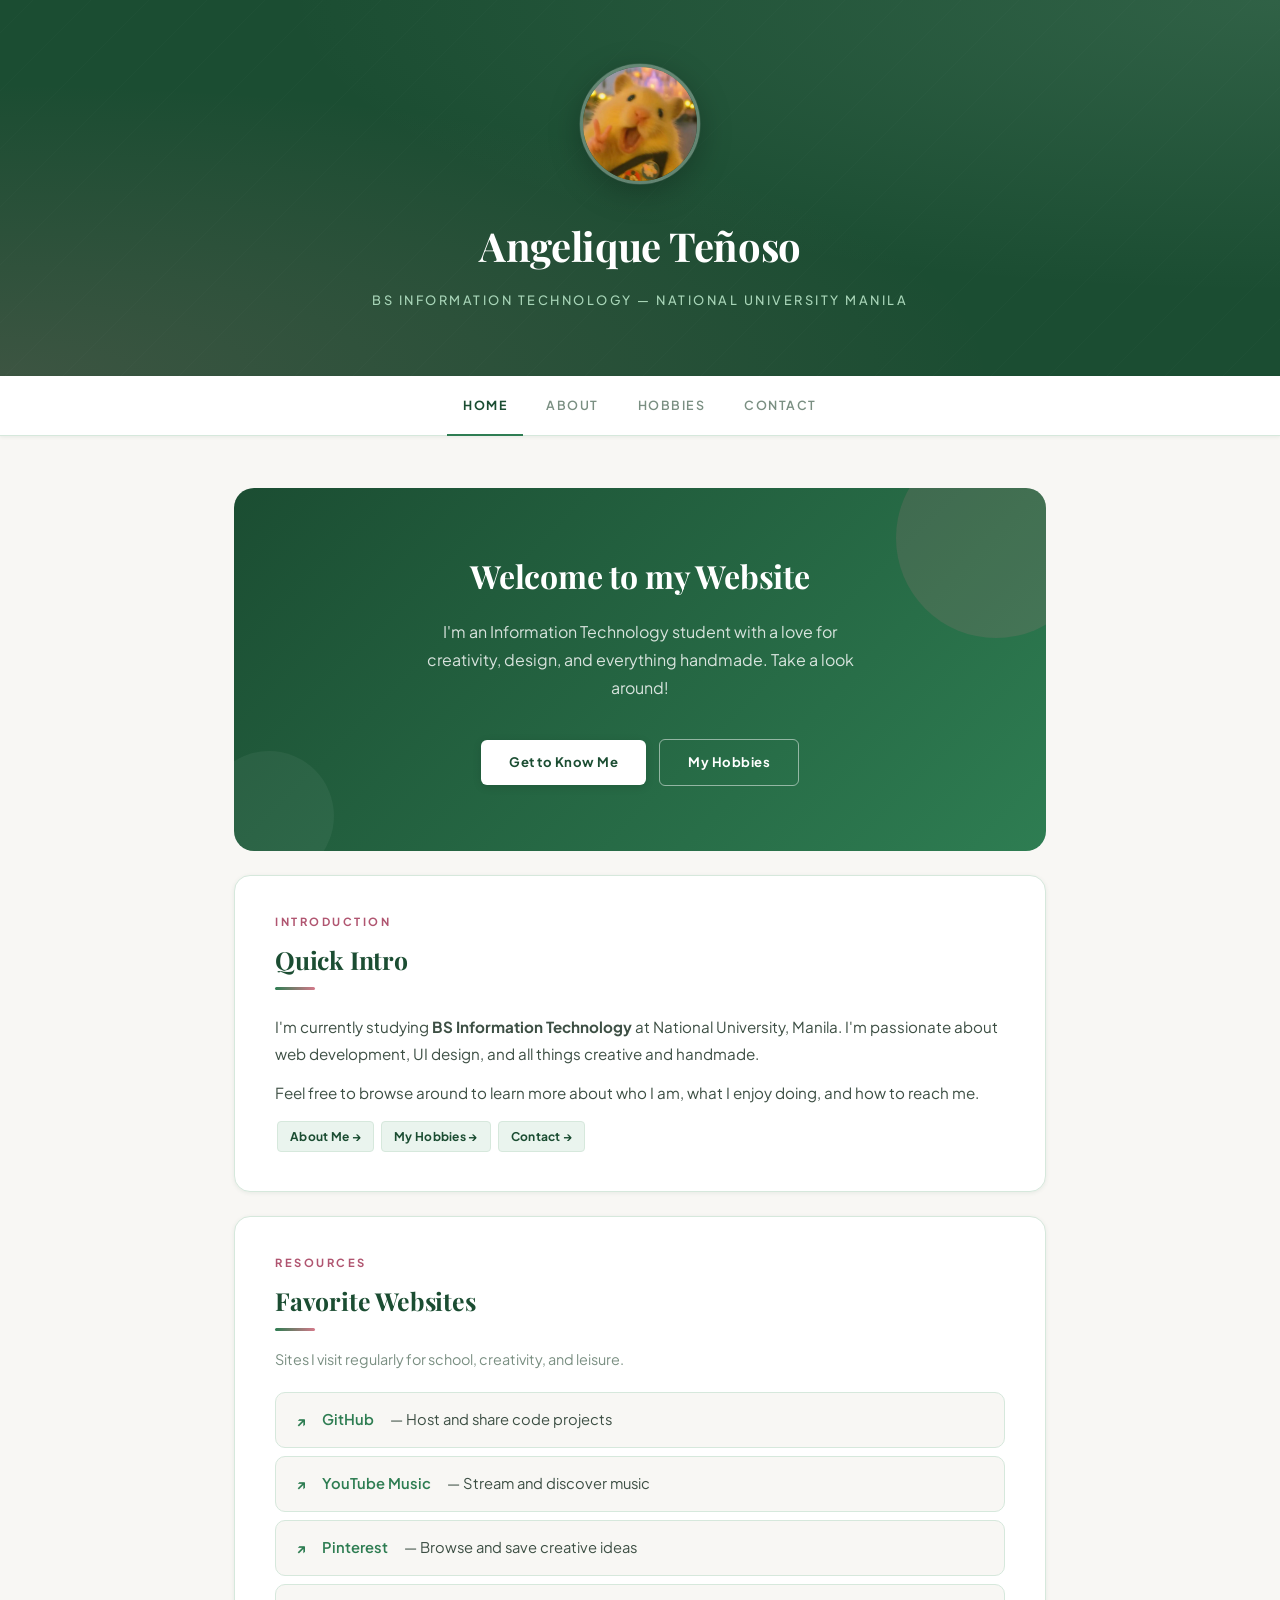
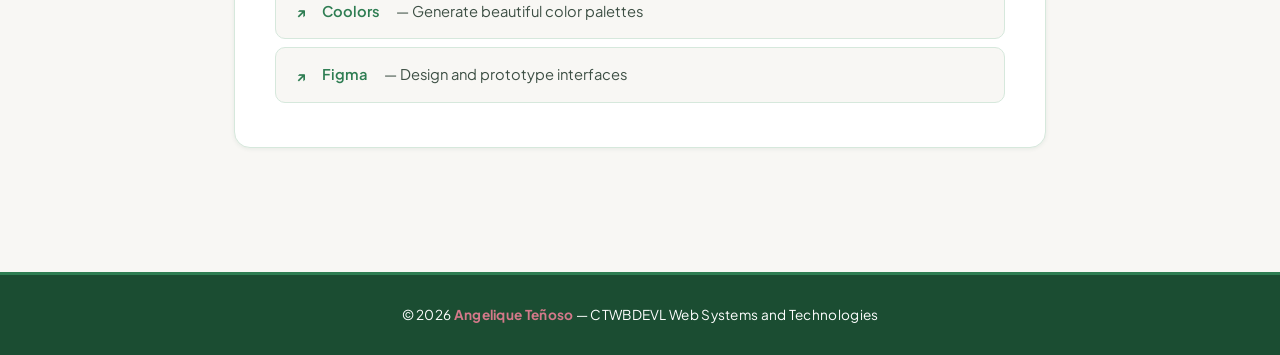
<file: index.html>
<!DOCTYPE html>
<html lang="en">
<head>
  <meta charset="UTF-8" />
  <meta name="viewport" content="width=device-width, initial-scale=1.0" />
  <title>Angelique Teñoso</title>
  <link rel="stylesheet" href="style.css" />
</head>
<body>

  <header>
    <img src="cuteee.jpg" alt="Profile photo of Angelique Teñoso" />
    <h1>Angelique Teñoso</h1>
    <p>BS Information Technology &mdash; National University Manila</p>
  </header>

  <nav>
    <a href="index.html" class="active">Home</a>
    <a href="about.html">About</a>
    <a href="hobbies.html">Hobbies</a>
    <a href="contact.html">Contact</a>
  </nav>

  <main>

    <section class="hero">
      <h2>Welcome to my Website</h2>
      <p>I'm an Information Technology student with a love for creativity, design, and everything handmade. Take a look around!</p>
      <a href="about.html" class="btn">Get to Know Me</a>
      <a href="hobbies.html" class="btn outline">My Hobbies</a>
    </section>

    <section class="card">
      <span class="section-eyebrow">Introduction</span>
      <h2>Quick Intro</h2>
      <div class="section-divider"></div>
      <p>I'm currently studying <strong>BS Information Technology</strong> at National University, Manila. I'm passionate about web development, UI design, and all things creative and handmade.</p>
      <p>Feel free to browse around to learn more about who I am, what I enjoy doing, and how to reach me.</p>
      <a href="about.html" class="tag">About Me →</a>
      <a href="hobbies.html" class="tag">My Hobbies →</a>
      <a href="contact.html" class="tag">Contact →</a>
    </section>

    <section class="card">
      <span class="section-eyebrow">Resources</span>
      <h2>Favorite Websites</h2>
      <div class="section-divider"></div>
      <p class="section-intro">Sites I visit regularly for school, creativity, and leisure.</p>
      <ul class="site-list">
        <li><a href="https://www.github.com" target="_blank">GitHub</a> &mdash; Host and share code projects</li>
        <li><a href="https://music.youtube.com" target="_blank">YouTube Music</a> &mdash; Stream and discover music</li>
        <li><a href="https://www.pinterest.com" target="_blank">Pinterest</a> &mdash; Browse and save creative ideas</li>
        <li><a href="https://coolors.co" target="_blank">Coolors</a> &mdash; Generate beautiful color palettes</li>
        <li><a href="https://www.figma.com" target="_blank">Figma</a> &mdash; Design and prototype interfaces</li>
      </ul>
    </section>

  </main>

  <footer>
    <p>&copy; 2026 <span>Angelique Teñoso</span> &mdash; CTWBDEVL Web Systems and Technologies</p>
  </footer>

</body>
</html>
</file>
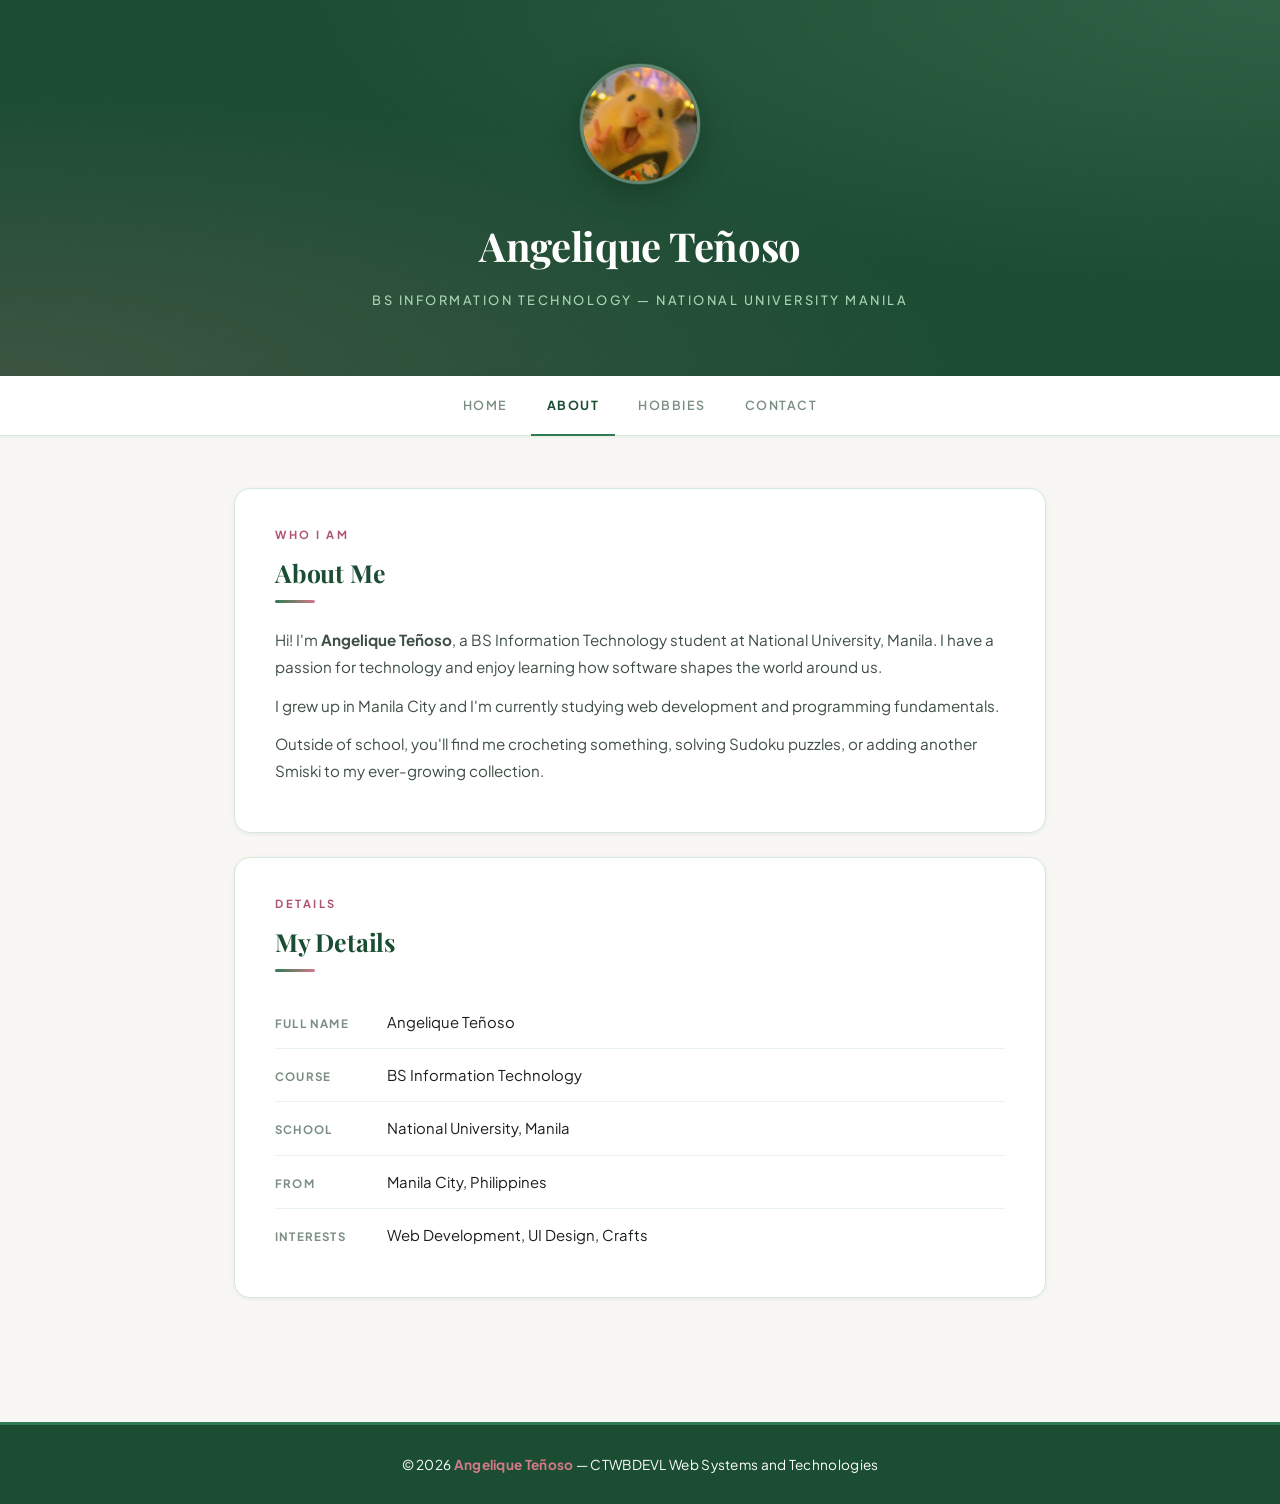
<file: about.html>
<!DOCTYPE html>
<html lang="en">
<head>
  <meta charset="UTF-8" />
  <meta name="viewport" content="width=device-width, initial-scale=1.0" />
  <title>About &ndash; Angelique Teñoso</title>
  <link rel="stylesheet" href="style.css" />
</head>
<body>

  <header>
    <img src="cuteee.jpg" alt="Profile photo of Angelique Teñoso" />
    <h1>Angelique Teñoso</h1>
    <p>BS Information Technology &mdash; National University Manila</p>
  </header>

  <nav>
    <a href="index.html">Home</a>
    <a href="about.html" class="active">About</a>
    <a href="hobbies.html">Hobbies</a>
    <a href="contact.html">Contact</a>
  </nav>

  <main>

    <section class="card">
      <span class="section-eyebrow">Who I Am</span>
      <h2>About Me</h2>
      <div class="section-divider"></div>
      <p>Hi! I'm <strong>Angelique Teñoso</strong>, a BS Information Technology student at National University, Manila. I have a passion for technology and enjoy learning how software shapes the world around us.</p>
      <p>I grew up in Manila City and I'm currently studying web development and programming fundamentals.</p>
      <p>Outside of school, you'll find me crocheting something, solving Sudoku puzzles, or adding another Smiski to my ever-growing collection.</p>
    </section>

    <section class="card">
      <span class="section-eyebrow">Details</span>
      <h2>My Details</h2>
      <div class="section-divider"></div>
      <div class="detail-row">
        <span class="detail-label">Full Name</span>
        <span>Angelique Teñoso</span>
      </div>
      <div class="detail-row">
        <span class="detail-label">Course</span>
        <span>BS Information Technology</span>
      </div>
      <div class="detail-row">
        <span class="detail-label">School</span>
        <span>National University, Manila</span>
      </div>
      <div class="detail-row">
        <span class="detail-label">From</span>
        <span>Manila City, Philippines</span>
      </div>
      <div class="detail-row">
        <span class="detail-label">Interests</span>
        <span>Web Development, UI Design, Crafts</span>
      </div>
    </section>

  </main>

  <footer>
    <p>&copy; 2026 <span>Angelique Teñoso</span> &mdash; CTWBDEVL Web Systems and Technologies</p>
  </footer>

</body>
</html>
</file>
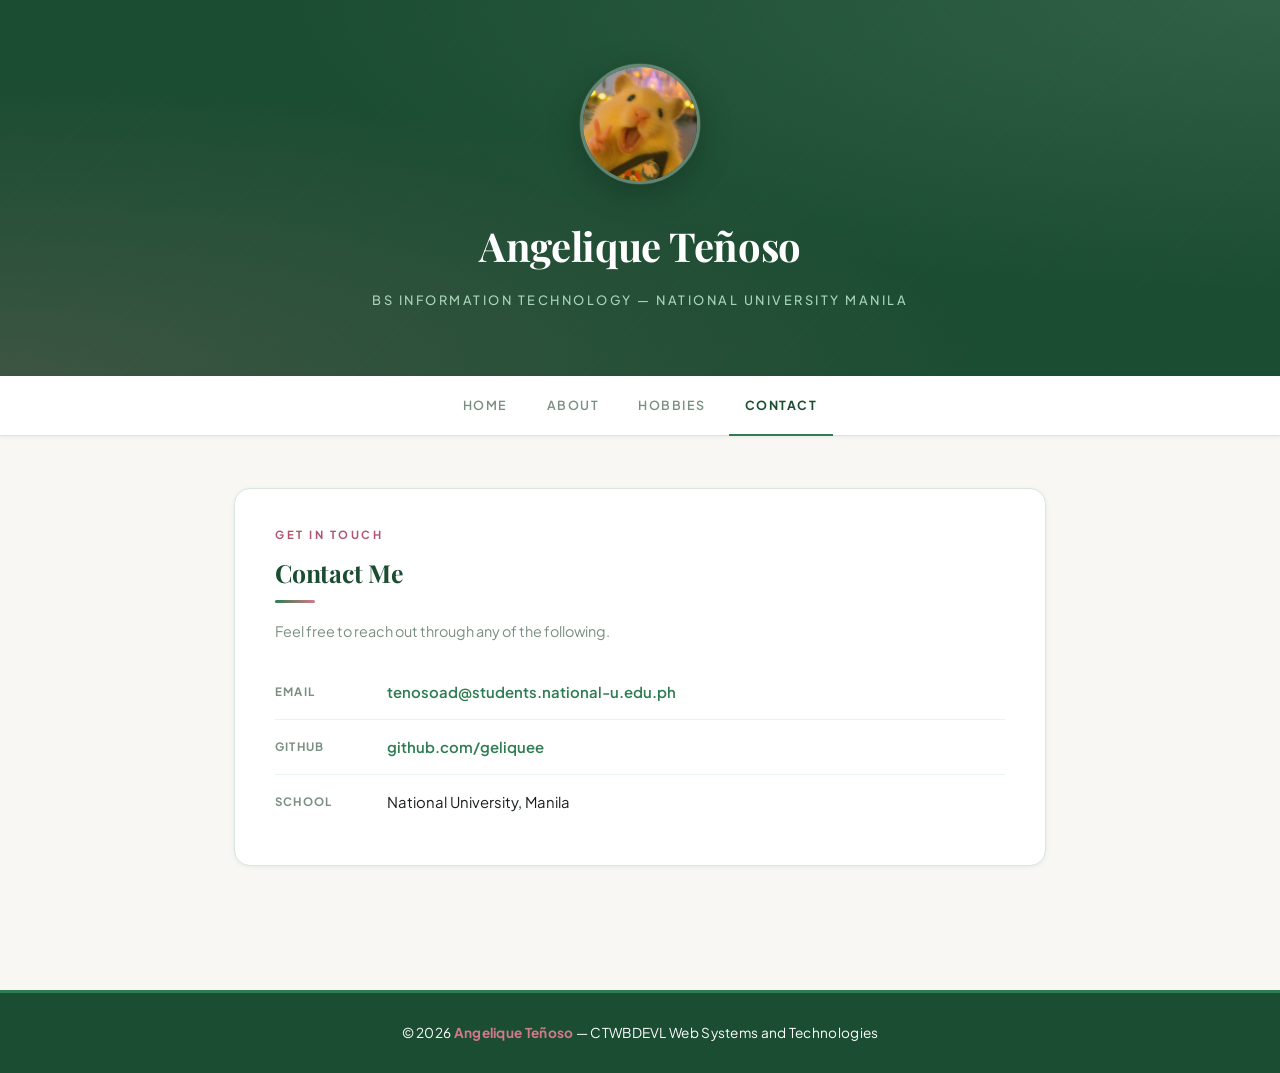
<file: contact.html>
<!DOCTYPE html>
<html lang="en">
<head>
  <meta charset="UTF-8" />
  <meta name="viewport" content="width=device-width, initial-scale=1.0" />
  <title>Contact &ndash; Angelique Teñoso</title>
  <link rel="stylesheet" href="style.css" />
</head>
<body>

  <header>
    <img src="cuteee.jpg" alt="Profile photo of Angelique Teñoso" />
    <h1>Angelique Teñoso</h1>
    <p>BS Information Technology &mdash; National University Manila</p>
  </header>

  <nav>
    <a href="index.html">Home</a>
    <a href="about.html">About</a>
    <a href="hobbies.html">Hobbies</a>
    <a href="contact.html" class="active">Contact</a>
  </nav>

  <main>

    <section class="card">
      <span class="section-eyebrow">Get in Touch</span>
      <h2>Contact Me</h2>
      <div class="section-divider"></div>
      <p class="section-intro">Feel free to reach out through any of the following.</p>

      <div class="contact-item">
        <span class="contact-label">Email</span>
        <a href="mailto:tenosoad@students.national-u.edu.ph">tenosoad@students.national-u.edu.ph</a>
      </div>
      <div class="contact-item">
        <span class="contact-label">GitHub</span>
        <a href="https://github.com/geliquee" target="_blank">github.com/geliquee</a>
      </div>
      <div class="contact-item">
        <span class="contact-label">School</span>
        <span>National University, Manila</span>
      </div>
    </section>

  </main>

  <footer>
    <p>&copy; 2026 <span>Angelique Teñoso</span> &mdash; CTWBDEVL Web Systems and Technologies</p>
  </footer>

</body>
</html>
</file>
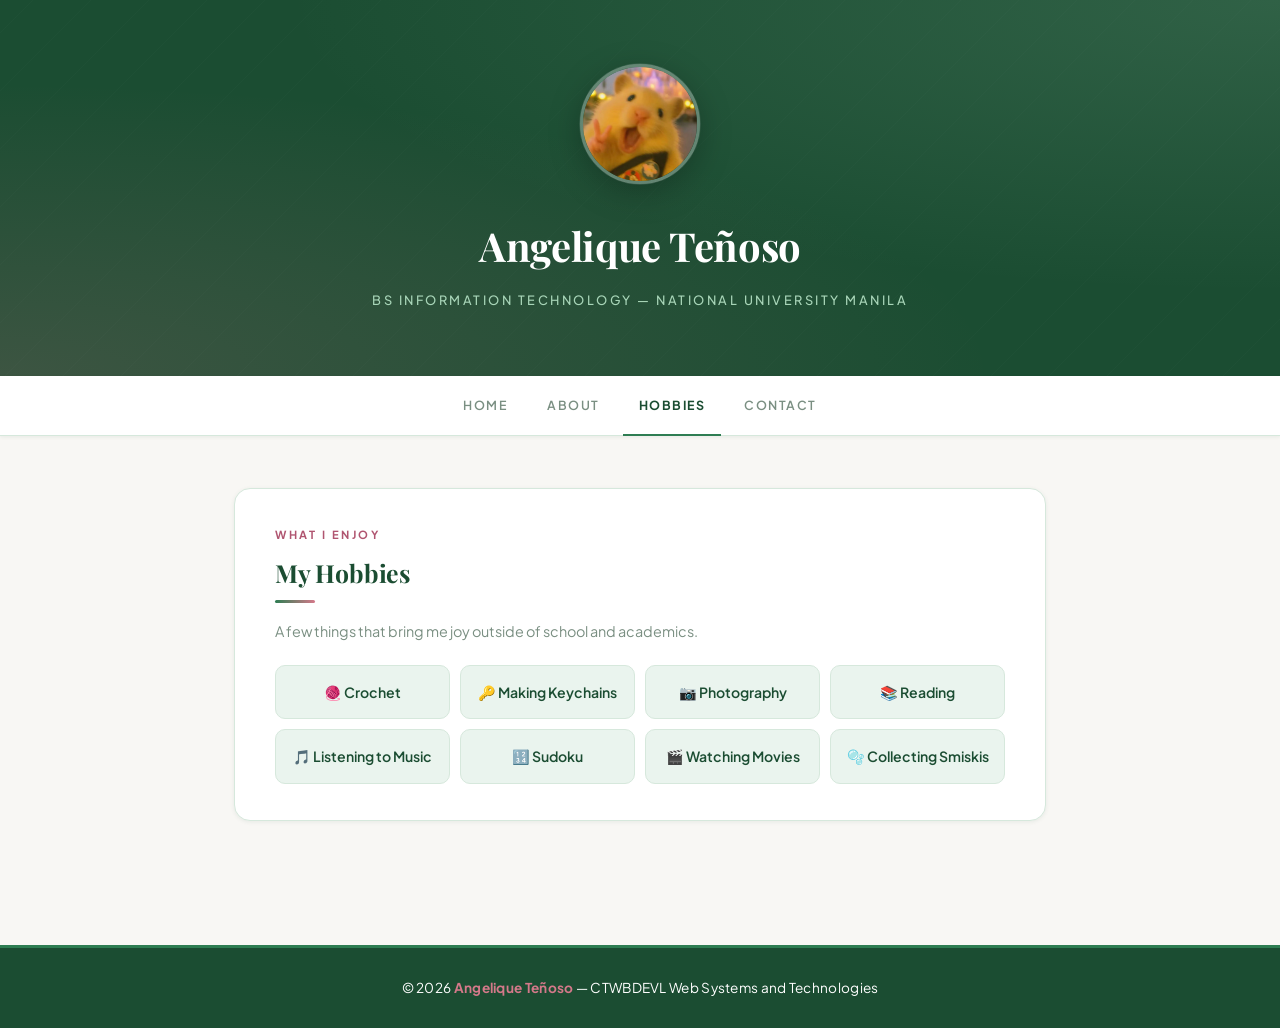
<file: hobbies.html>
<!DOCTYPE html>
<html lang="en">
<head>
  <meta charset="UTF-8" />
  <meta name="viewport" content="width=device-width, initial-scale=1.0" />
  <title>Hobbies &ndash; Angelique Teñoso</title>
  <link rel="stylesheet" href="style.css" />
</head>
<body>

  <header>
    <img src="cuteee.jpg" alt="Profile photo of Angelique Teñoso" />
    <h1>Angelique Teñoso</h1>
    <p>BS Information Technology &mdash; National University Manila</p>
  </header>

  <nav>
    <a href="index.html">Home</a>
    <a href="about.html">About</a>
    <a href="hobbies.html" class="active">Hobbies</a>
    <a href="contact.html">Contact</a>
  </nav>

  <main>

    <section class="card">
      <span class="section-eyebrow">What I Enjoy</span>
      <h2>My Hobbies</h2>
      <div class="section-divider"></div>
      <p class="section-intro">A few things that bring me joy outside of school and academics.</p>
      <ul class="hobby-grid">
        <li>🧶 Crochet</li>
        <li>🔑 Making Keychains</li>
        <li>📷 Photography</li>
        <li>📚 Reading</li>
        <li>🎵 Listening to Music</li>
        <li>🔢 Sudoku</li>
        <li>🎬 Watching Movies</li>
        <li>🫧 Collecting Smiskis</li>
      </ul>
    </section>

  </main>

  <footer>
    <p>&copy; 2026 <span>Angelique Teñoso</span> &mdash; CTWBDEVL Web Systems and Technologies</p>
  </footer>

</body>
</html>
</file>
<file: style.css>
@import url('https://fonts.googleapis.com/css2?family=Plus+Jakarta+Sans:wght@300;400;500;600;700&family=Playfair+Display:wght@600;700&display=swap');

:root {
  --green:        #2e7d52;
  --green-dark:   #1b4d32;
  --green-light:  #eaf4ee;
  --green-mid:    #a8d5b8;
  --pink:         #d4798a;
  --pink-light:   #fdf0f3;
  --pink-dark:    #b05570;
  --cream:        #f8f7f4;
  --white:        #ffffff;
  --text:         #1a1f1c;
  --text-mid:     #3d4f44;
  --text-light:   #7a8f82;
  --border:       #d6e8dc;
  --shadow-sm:    0 1px 4px rgba(30,80,50,0.08);
  --shadow-md:    0 4px 20px rgba(30,80,50,0.10);
  --shadow-lg:    0 8px 40px rgba(30,80,50,0.13);
}

* { margin: 0; padding: 0; box-sizing: border-box; }
html { scroll-behavior: smooth; }

body {
  font-family: 'Plus Jakarta Sans', sans-serif;
  background-color: var(--cream);
  color: var(--text);
  line-height: 1.75;
  font-size: 15px;
}

header {
  background-color: var(--green-dark);
  background-image:
    radial-gradient(ellipse at 0% 100%, rgba(212,121,138,0.18) 0%, transparent 55%),
    radial-gradient(ellipse at 100% 0%, rgba(168,213,184,0.15) 0%, transparent 55%);
  padding: 64px 24px 52px;
  text-align: center;
  position: relative;
  overflow: hidden;
}

header::before {
  content: '';
  position: absolute;
  inset: 0;
  background: repeating-linear-gradient(
    -45deg,
    transparent,
    transparent 40px,
    rgba(255,255,255,0.015) 40px,
    rgba(255,255,255,0.015) 41px
  );
}

header img {
  width: 120px;
  height: 120px;
  border-radius: 50%;
  object-fit: cover;
  border: 3px solid rgba(255,255,255,0.3);
  outline: 1px solid rgba(255,255,255,0.1);
  margin-bottom: 20px;
  position: relative;
  z-index: 1;
  box-shadow: 0 8px 32px rgba(0,0,0,0.25);
}

header h1 {
  font-family: 'Playfair Display', serif;
  font-size: 2.5rem;
  color: var(--white);
  letter-spacing: -0.3px;
  position: relative;
  z-index: 1;
  font-weight: 700;
}

header p {
  font-size: 0.8rem;
  color: var(--green-mid);
  font-weight: 500;
  letter-spacing: 2.5px;
  text-transform: uppercase;
  margin-top: 8px;
  position: relative;
  z-index: 1;
}

nav {
  background-color: var(--white);
  border-bottom: 1px solid var(--border);
  text-align: center;
  padding: 0 24px;
  position: sticky;
  top: 0;
  z-index: 100;
  box-shadow: var(--shadow-sm);
}

nav a {
  color: var(--text-light);
  text-decoration: none;
  font-weight: 600;
  font-size: 0.78rem;
  letter-spacing: 1.5px;
  text-transform: uppercase;
  margin: 0 2px;
  padding: 18px 16px;
  display: inline-block;
  border-bottom: 2px solid transparent;
  transition: color 0.2s, border-color 0.2s;
  position: relative;
  top: 1px;
}

nav a:hover {
  color: var(--green);
  border-bottom-color: var(--green-mid);
}

nav a.active {
  color: var(--green-dark);
  border-bottom-color: var(--green);
  font-weight: 700;
}

main {
  max-width: 860px;
  margin: 0 auto;
  padding: 52px 24px 100px;
}

h2 {
  font-family: 'Playfair Display', serif;
  font-size: 1.55rem;
  color: var(--green-dark);
  margin-bottom: 6px;
  font-weight: 700;
  letter-spacing: -0.2px;
}

.section-eyebrow {
  font-size: 0.7rem;
  font-weight: 700;
  letter-spacing: 2.5px;
  text-transform: uppercase;
  color: var(--pink-dark);
  margin-bottom: 6px;
  display: block;
}

.section-divider {
  width: 40px;
  height: 3px;
  background: linear-gradient(to right, var(--green), var(--pink));
  border-radius: 2px;
  margin-bottom: 24px;
}

.card {
  background: var(--white);
  border: 1px solid var(--border);
  border-radius: 16px;
  padding: 36px 40px;
  margin-bottom: 24px;
  box-shadow: var(--shadow-sm);
  transition: box-shadow 0.25s, transform 0.25s;
}

.card:hover {
  box-shadow: var(--shadow-md);
  transform: translateY(-2px);
}

.hero {
  background: linear-gradient(135deg, var(--green-dark) 0%, var(--green) 100%);
  border-radius: 20px;
  padding: 60px 48px;
  text-align: center;
  margin-bottom: 24px;
  position: relative;
  overflow: hidden;
}

.hero::before {
  content: '';
  position: absolute;
  top: -50px; right: -50px;
  width: 200px; height: 200px;
  border-radius: 50%;
  background: rgba(212,121,138,0.15);
}

.hero::after {
  content: '';
  position: absolute;
  bottom: -30px; left: -30px;
  width: 130px; height: 130px;
  border-radius: 50%;
  background: rgba(255,255,255,0.05);
}

.hero h2 {
  font-size: 2rem;
  color: var(--white);
  display: block;
  margin-bottom: 14px;
  position: relative;
  z-index: 1;
}

.hero p {
  color: rgba(255,255,255,0.82);
  font-size: 1rem;
  max-width: 460px;
  margin: 0 auto 32px;
  position: relative;
  z-index: 1;
  font-weight: 400;
}

.btn {
  display: inline-block;
  background-color: var(--white);
  color: var(--green-dark);
  padding: 11px 28px;
  border-radius: 6px;
  font-weight: 700;
  font-size: 0.82rem;
  letter-spacing: 0.5px;
  text-decoration: none;
  margin: 5px;
  transition: transform 0.15s, box-shadow 0.15s, background 0.15s;
  box-shadow: 0 2px 8px rgba(0,0,0,0.12);
  position: relative;
  z-index: 1;
}

.btn:hover {
  transform: translateY(-2px);
  box-shadow: 0 6px 20px rgba(0,0,0,0.18);
  text-decoration: none;
  color: var(--green-dark);
}

.btn.outline {
  background-color: transparent;
  color: var(--white);
  border: 1.5px solid rgba(255,255,255,0.5);
  box-shadow: none;
}

.btn.outline:hover {
  background-color: rgba(255,255,255,0.12);
  color: var(--white);
  border-color: rgba(255,255,255,0.8);
}

p {
  margin-bottom: 12px;
  color: var(--text-mid);
  font-size: 0.95rem;
  font-weight: 400;
}

a {
  color: var(--green);
  font-weight: 600;
  text-decoration: none;
}

a:hover {
  color: var(--pink-dark);
  text-decoration: underline;
}

.hobby-grid {
  display: grid;
  grid-template-columns: repeat(auto-fill, minmax(155px, 1fr));
  gap: 10px;
  list-style: none;
  padding: 0;
  margin-top: 4px;
}

.hobby-grid li {
  background: var(--green-light);
  border: 1px solid var(--border);
  border-radius: 10px;
  padding: 14px 12px;
  text-align: center;
  font-weight: 600;
  color: var(--green-dark);
  font-size: 0.88rem;
  margin: 0;
  transition: transform 0.15s, box-shadow 0.15s;
}

.hobby-grid li:hover {
  transform: translateY(-3px);
  box-shadow: var(--shadow-md);
}

.site-list {
  list-style: none;
  padding: 0;
  margin-top: 4px;
}

.site-list li {
  display: flex;
  align-items: center;
  gap: 16px;
  padding: 14px 20px;
  margin-bottom: 8px;
  background: var(--cream);
  border: 1px solid var(--border);
  border-radius: 10px;
  font-size: 0.92rem;
  color: var(--text-mid);
  transition: background 0.15s, border-color 0.15s, transform 0.15s;
}

.site-list li:hover {
  background: var(--green-light);
  border-color: var(--green-mid);
  transform: translateX(4px);
}

.site-list li::before {
  content: '↗';
  color: var(--green);
  font-weight: 700;
  font-size: 0.9rem;
  flex-shrink: 0;
}

.detail-row {
  display: flex;
  align-items: baseline;
  gap: 16px;
  padding: 13px 0;
  border-bottom: 1px solid var(--green-light);
  font-size: 0.93rem;
}

.detail-row:last-child { border-bottom: none; }

.detail-label {
  font-weight: 700;
  color: var(--text-light);
  min-width: 96px;
  font-size: 0.72rem;
  text-transform: uppercase;
  letter-spacing: 1.2px;
  flex-shrink: 0;
}

.contact-item {
  display: flex;
  align-items: center;
  gap: 16px;
  padding: 14px 0;
  border-bottom: 1px solid var(--green-light);
  font-size: 0.93rem;
}

.contact-item:last-child { border-bottom: none; }

.contact-label {
  font-weight: 700;
  color: var(--text-light);
  min-width: 96px;
  font-size: 0.72rem;
  text-transform: uppercase;
  letter-spacing: 1.2px;
  flex-shrink: 0;
}

.tag {
  display: inline-block;
  background: var(--green-light);
  color: var(--green-dark);
  border: 1px solid var(--border);
  border-radius: 4px;
  padding: 4px 12px;
  font-size: 0.75rem;
  font-weight: 700;
  margin: 3px 2px;
  letter-spacing: 0.3px;
  transition: background 0.15s;
}

.tag:hover {
  background: var(--green-mid);
  text-decoration: none;
  color: var(--green-dark);
}

.section-intro {
  color: var(--text-light);
  font-size: 0.9rem;
  margin-bottom: 20px;
  margin-top: -8px;
}

footer {
  background-color: var(--green-dark);
  color: #ffffff;
  text-align: center;
  padding: 28px 24px;
  font-size: 0.85rem;
  font-weight: 500;
  letter-spacing: 0.3px;
  border-top: 3px solid var(--green);
}

footer p {
  color: #ffffff;
  margin-bottom: 0;
  font-size: 0.85rem;
}

footer span {
  color: var(--pink);
  font-weight: 700;
}

@media (max-width: 600px) {
  header h1 { font-size: 1.9rem; }
  nav a { padding: 14px 10px; font-size: 0.72rem; }
  main { padding: 32px 16px 60px; }
  .card { padding: 24px 20px; }
  .hero { padding: 40px 24px; }
  .hobby-grid { grid-template-columns: repeat(2, 1fr); }
  .detail-row, .contact-item { flex-direction: column; gap: 4px; }
  .detail-label, .contact-label { min-width: unset; }
}
</file>
